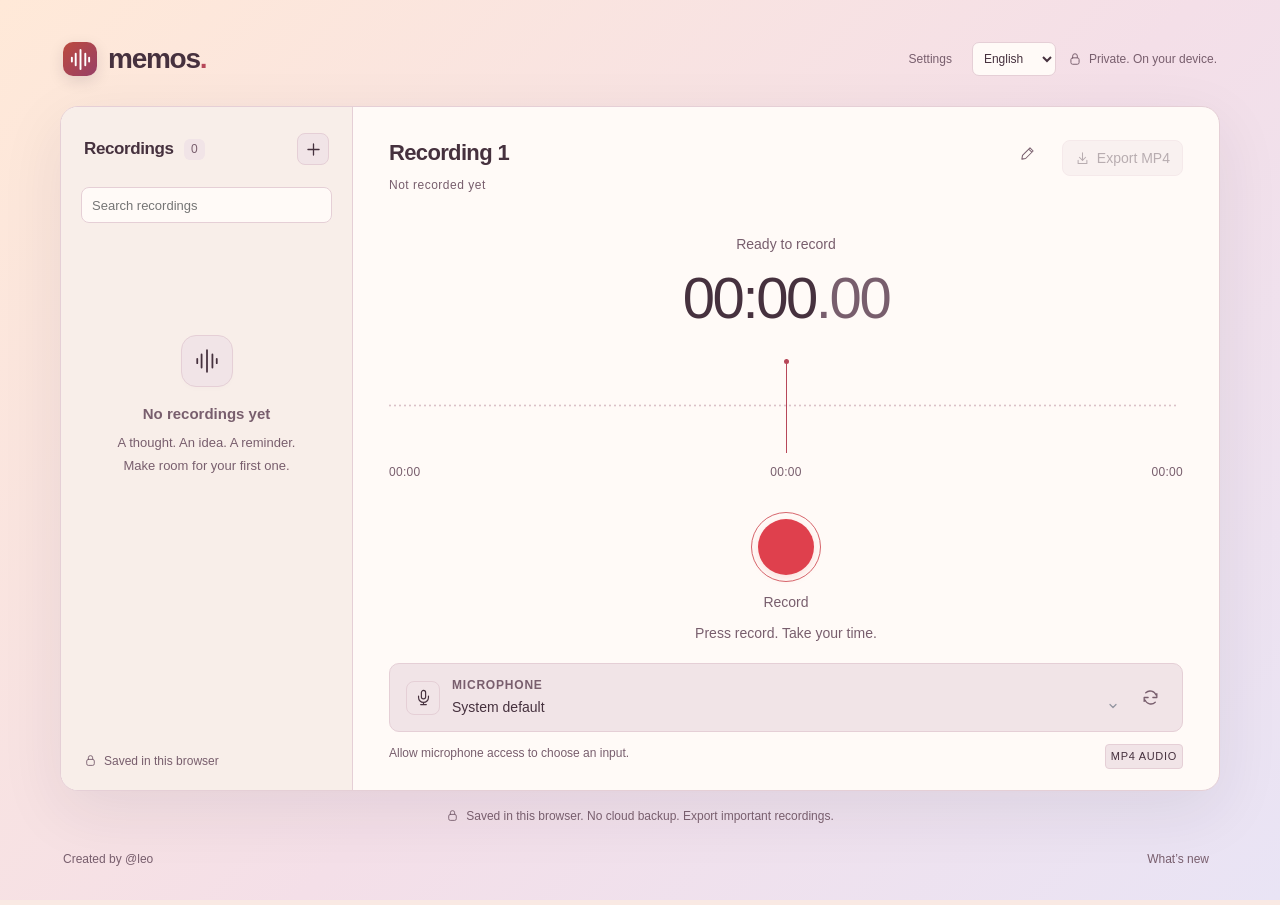
<file: index.html>
<!doctype html>
<html lang="en">
<head>
  <meta charset="utf-8">
  <meta name="viewport" content="width=device-width, initial-scale=1">
  <meta name="theme-color" content="#f7f7f8">
  <title>Memos</title>
  <meta name="application-name" content="Memos">
  <meta name="apple-mobile-web-app-title" content="Memos">
  <meta property="og:site_name" content="Memos">
  <meta property="og:title" content="Memos">
  <meta name="twitter:title" content="Memos">
  <meta name="description" content="A simple space to record. Choose your microphone, capture a thought, and export it as MP4. Recordings stay on your device.">
  <link rel="manifest" href="./manifest.webmanifest">
  <link rel="apple-touch-icon" href="./assets/icon-192.png">
  <link rel="icon" type="image/svg+xml" href="./assets/memos.svg">
  <link rel="stylesheet" href="./app/styles.css?v=memos-20261014-diary">
  <script src="./vendor/ffmpeg/ffmpeg.js" defer></script>
  <script src="./app/main.js?v=memos-20261014-diary" type="module"></script>
</head>
<body>
<svg class="icon-definitions" xmlns="http://www.w3.org/2000/svg" aria-hidden="true"><defs>
  <symbol id="i-wave" viewBox="0 0 24 24"><path d="M3 10v4m4-8v12m5-16v20m5-16v12m4-8v4"/></symbol>
  <symbol id="i-plus" viewBox="0 0 24 24"><path d="M12 5v14M5 12h14"/></symbol>
  <symbol id="i-mic" viewBox="0 0 24 24"><rect x="9" y="2" width="6" height="12" rx="3"/><path d="M5 10v2a7 7 0 0 0 14 0v-2M12 19v3m-4 0h8"/></symbol>
  <symbol id="i-download" viewBox="0 0 24 24"><path d="M12 3v12m-5-5 5 5 5-5M5 15v5h14v-5"/></symbol>
  <symbol id="i-lock" viewBox="0 0 24 24"><rect x="5" y="10" width="14" height="11" rx="3"/><path d="M8 10V7a4 4 0 0 1 8 0v3"/></symbol>
  <symbol id="i-refresh" viewBox="0 0 24 24"><path d="M20 7v5h-5M4 17v-5h5M6 6a8 8 0 0 1 13 3M18 18A8 8 0 0 1 5 15"/></symbol>
  <symbol id="i-trash" viewBox="0 0 24 24"><path d="M3 6h18M9 6V3h6v3M5 6l1 15h12l1-15M10 10v7m4-7v7"/></symbol>
  <symbol id="i-play" viewBox="0 0 24 24"><path d="m9 5 11 7-11 7Z" fill="currentColor" stroke="none"/></symbol>
  <symbol id="i-pause" viewBox="0 0 24 24"><path d="M8 5v14m8-14v14" stroke-width="4"/></symbol>
  <symbol id="i-pencil" viewBox="0 0 24 24"><path d="m16 3 5 5-12 12-6 1 1-6ZM14 5l5 5"/></symbol>
  <symbol id="i-chevron" viewBox="0 0 24 24"><path d="m8 10 4 4 4-4"/></symbol>
</defs></svg>
<div class="page">
  <header class="masthead">
    <a class="brand" href="./" aria-label="Memos home"><span class="brand-icon"><svg><use href="#i-wave"/></svg></span>memos<span class="brand-period">.</span></a>
    <div class="header-tools"><button id="settings-open" class="text-button" aria-haspopup="dialog">Settings</button><select id="language" aria-label="Language"><option value="en">English</option><option value="zh-CN">简体中文</option></select><span class="local-note"><svg><use href="#i-lock"/></svg>Private. On your device.</span></div>
  </header>
  <main class="app" aria-label="Voice recorder">
    <aside class="sidebar">
      <div class="sidebar-header"><h1>Recordings <span id="count">0</span></h1><button id="new" class="icon-button new-button" aria-label="New recording" title="New recording"><svg><use href="#i-plus"/></svg></button></div>
      <input id="search" class="search" type="search" placeholder="Search recordings" aria-label="Search recordings" autocomplete="off"><p id="no-results" class="no-results" hidden>No matching recordings</p>
      <div id="recording-list" class="recording-list" aria-label="Saved recordings"></div>
      <div id="empty" class="empty-list"><span class="empty-icon"><svg><use href="#i-wave"/></svg></span><h2>No recordings yet</h2><p>A thought. An idea. A reminder.<br>Make room for your first one.</p></div>
      <div class="sidebar-footer"><svg><use href="#i-lock"/></svg><span>Saved in this browser</span></div>
    </aside>
    <section class="workspace">
      <div class="workspace-header">
        <div class="recording-heading"><div class="title-row"><input id="title" aria-label="Recording name" value="Recording 1" maxlength="100" autocomplete="off" spellcheck="false"><button id="rename" class="icon-button" aria-label="Rename recording" title="Rename recording"><svg><use href="#i-pencil"/></svg></button></div><p id="metadata">Not recorded yet</p></div>
        <button id="export" class="export-button" disabled><svg><use href="#i-download"/></svg><span>Export MP4</span></button>
      </div>
      <div id="undo-bar" class="undo-bar" role="status" hidden><span>Recording deleted</span><button id="undo-delete" class="text-button">Undo</button></div>
      <div id="notice" class="notice" role="status" aria-live="polite" hidden></div>
      <div id="processing" class="processing" hidden>
        <div class="processing-copy"><span id="processing-label" role="status" aria-live="polite">Preparing audio…</span><progress id="processing-progress" max="100" aria-label="Audio processing progress"></progress></div>
        <button id="cancel-process" class="text-button">Cancel</button>
      </div>
      <div class="recorder">
        <div id="state-label" class="state-label">Ready to record</div>
        <div id="time" class="time" aria-label="Recording duration">00:00<span>.00</span></div>
        <div class="waveform-area">
          <canvas id="waveform" aria-label="Audio waveform" role="img"></canvas>
          <div class="playhead" aria-hidden="true"></div>
          <div id="trim-selection" class="trim-selection" hidden aria-hidden="true"></div>
          <div id="trim-handles" class="trim-handles" hidden>
            <input id="trim-start" type="range" min="0" max="1" step="0.01" value="0" aria-label="Trim start">
            <input id="trim-end" type="range" min="0" max="1" step="0.01" value="1" aria-label="Trim end">
          </div>
          <input id="seek" type="range" min="0" max="1" step="0.01" value="0" aria-label="Playback position" hidden>
          <div class="waveform-ticks" aria-hidden="true"><span id="tick-start">00:00</span><span id="tick-middle">00:00</span><span id="tick-end">00:00</span></div>
        </div>
        <div id="trim-panel" class="trim-panel" hidden>
          <div class="trim-times"><span>Start <output id="trim-start-label">00:00.00</output></span><span id="trim-length"></span><span>End <output id="trim-end-label">00:00.00</output></span></div>
          <div class="trim-actions"><span>Drag the handles · original kept</span><button id="trim-reset" class="text-button">Reset</button><button id="trim-cancel" class="text-button">Cancel</button><button id="trim-apply" class="small-button">Apply trim</button></div>
        </div>
        <div class="transport">
          <button id="pause" class="round-button secondary" aria-label="Pause recording" hidden><svg><use href="#i-pause"/></svg></button>
          <button id="back" class="round-button skip" aria-label="Back 10 seconds" hidden><span>↶</span><small>10</small></button>
          <div class="primary-control"><button id="record" class="record-button" aria-label="Start recording"><span></span></button><button id="play" class="play-button" aria-label="Play recording" hidden><svg><use href="#i-play"/></svg></button><span id="control-label">Record</span></div>
          <button id="forward" class="round-button skip" aria-label="Forward 10 seconds" hidden><span>↷</span><small>10</small></button>
          <button id="delete" class="round-button secondary delete-button" aria-label="Delete recording" hidden><svg><use href="#i-trash"/></svg></button>
        </div>
        <div id="clip-actions" class="clip-actions" hidden><button id="quick-new" class="text-button"><svg><use href="#i-plus"/></svg>New recording</button><span aria-hidden="true">·</span><button id="trim-toggle" class="text-button" aria-expanded="false" aria-controls="trim-panel">Trim</button></div>
        <p id="recorder-hint" class="recorder-hint">Press record. Take your time.</p>
      </div>
      <div id="playback-options" class="playback-options" hidden><label for="speed">Speed</label><select id="speed" aria-label="Playback speed"><option value="0.75">0.75×</option><option value="1" selected>1×</option><option value="1.5">1.5×</option><option value="2">2×</option></select><button id="share" class="text-button" hidden>Prepare to share</button></div>
      <details id="adjustments" class="audio-adjustments" hidden><summary>Audio adjustments <span id="adjustments-status"></span></summary>
        <label class="enhance-label"><input id="enhance" type="checkbox">Even out volume</label>
      <div class="effects-row">
        <label for="effect"><span aria-hidden="true">✦</span> Voice effect</label>
        <select id="effect" aria-describedby="effect-hint" disabled>
          <option value="none">Original</option>
          <option value="tune">Gentle pitch correction</option>
          <option value="deep">Deep voice</option>
          <option value="echo">Soft echo</option>
        </select>
        <span id="effect-hint">Try after recording</span>
      </div>
      <p class="adjustments-note">Pitch correction works best on a single sung voice. Preview before exporting.</p></details>
      <div class="input-panel">
        <div class="microphone-icon"><svg><use href="#i-mic"/></svg></div>
        <div class="microphone-field"><label for="microphone">MICROPHONE</label><div class="select-wrap"><select id="microphone" aria-describedby="mic-hint"><option value="">System default</option><option value="__enable">Choose a microphone…</option></select><svg><use href="#i-chevron"/></svg></div></div>
        <button id="refresh" class="icon-button" title="Refresh microphones" aria-label="Refresh microphones"><svg><use href="#i-refresh"/></svg></button>
      </div>
      <div id="save-status" class="save-status" role="status" aria-live="polite" hidden></div>
      <div class="workspace-footer"><span id="mic-hint">Allow microphone access to choose an input.</span><span class="format-badge">MP4 AUDIO</span></div>
    </section>
  </main>
  <p class="storage-note"><svg><use href="#i-lock"/></svg><span>Saved in this browser. No cloud backup. Export important recordings.</span></p>

  <footer class="product-footer"><a href="https://leolune.com" target="_blank" rel="noopener noreferrer">Created by @leo</a><button id="whats-new-open" class="text-button" aria-haspopup="dialog" aria-controls="whats-new-dialog">What’s new</button></footer>
</div>
<dialog id="delete-dialog" aria-labelledby="delete-heading"><form method="dialog"><div class="dialog-icon"><svg><use href="#i-trash"/></svg></div><h2 id="delete-heading">Delete this recording?</h2><p id="delete-message">This recording will be removed from this browser.</p><div class="dialog-actions"><button value="cancel">Keep recording</button><button value="delete" class="danger">Delete</button></div></form></dialog>
<dialog id="settings-dialog" aria-labelledby="settings-heading"><div class="settings-heading"><h2 id="settings-heading">Settings</h2><button id="settings-close" class="text-button">Done</button></div>
  <fieldset id="appearance" class="theme-picker"><legend>Appearance</legend><div class="theme-grid"><label class="theme-choice"><input type="radio" name="appearance" value="peach"><span class="theme-swatch swatch-peach" aria-hidden="true"></span><span class="theme-name">Peach</span><small>Light</small></label><label class="theme-choice"><input type="radio" name="appearance" value="sea"><span class="theme-swatch swatch-sea" aria-hidden="true"></span><span class="theme-name">Sea Glass</span><small>Light</small></label><label class="theme-choice"><input type="radio" name="appearance" value="twilight"><span class="theme-swatch swatch-twilight" aria-hidden="true"></span><span class="theme-name">Twilight</span><small>Dark</small></label><label class="theme-choice"><input type="radio" name="appearance" value="aurora"><span class="theme-swatch swatch-aurora" aria-hidden="true"></span><span class="theme-name">Aurora</span><small>Dark</small></label></div></fieldset>
  <section class="settings-section"><h3>Library backup</h3><p>Save your original recordings and edits in one file.</p><details class="help-details"><summary>Backup details</summary><p>Backups include original audio, names, and edits. Keep the file somewhere safe. Restore adds missing recordings without replacing existing ones. Maximum file size: 512 MB.</p></details><div class="settings-buttons"><button id="backup" class="small-button">Back up all</button><button id="restore" class="text-button">Restore backup</button><input id="restore-file" type="file" accept=".memos" hidden></div><p id="storage-usage" role="status"></p></section>
  <section class="settings-section"><h3>Recently deleted</h3><p>Recordings can be restored for 30 days.</p><div id="deleted-list"></div></section>
  <section class="settings-section"><h3>Offline & home screen</h3><p id="offline-status" role="status">Preparing offline access…</p><button id="offline-download" class="small-button" disabled>Download offline exporter</button><button id="offline-cancel" class="text-button" hidden>Cancel</button><button id="install" class="text-button" hidden>Install Memos</button><details class="help-details"><summary>Installation & recording tips</summary><p>To add Memos to your home screen, use your browser’s Install option, or Share → Add to Home Screen on iPhone. Keep the app open while recording; phone interruptions can stop capture.</p></details></section>
</dialog>
<dialog id="whats-new-dialog" aria-labelledby="whats-new-heading"><div class="settings-heading"><h2 id="whats-new-heading">What’s new</h2><form method="dialog"><button class="text-button">Done</button></form></div><p class="diary-intro">A small diary of the things that make Memos better.</p><div class="release-diary"><article><time datetime="2026-10-14">October 14, 2026</time><h3>More room to tap</h3><p>Secondary mobile buttons now have larger tap targets, with a roomier playback row on small screens.</p></article><article><time datetime="2026-10-14">October 14, 2026</time><h3>Four colours for your day</h3><p>Peach and Sea Glass bring a softer light appearance. Twilight and Aurora add colour after dark.</p></article><article><time datetime="2026-09-29">September 29, 2026</time><h3>A more useful little recorder</h3><p>English and Simplified Chinese, search, playback speed, volume enhancement, undo and Recently deleted, library backups, MP4 sharing, and offline support.</p></article><article><time datetime="2026-09-22">September 22, 2026</time><h3>The first chapter</h3><p>Memos arrived with microphone selection, recording, reversible trimming, optional voice effects, and local MP4 export.</p></article></div></dialog>
<audio id="audio" preload="metadata"></audio>
</body>
</html>
</file>
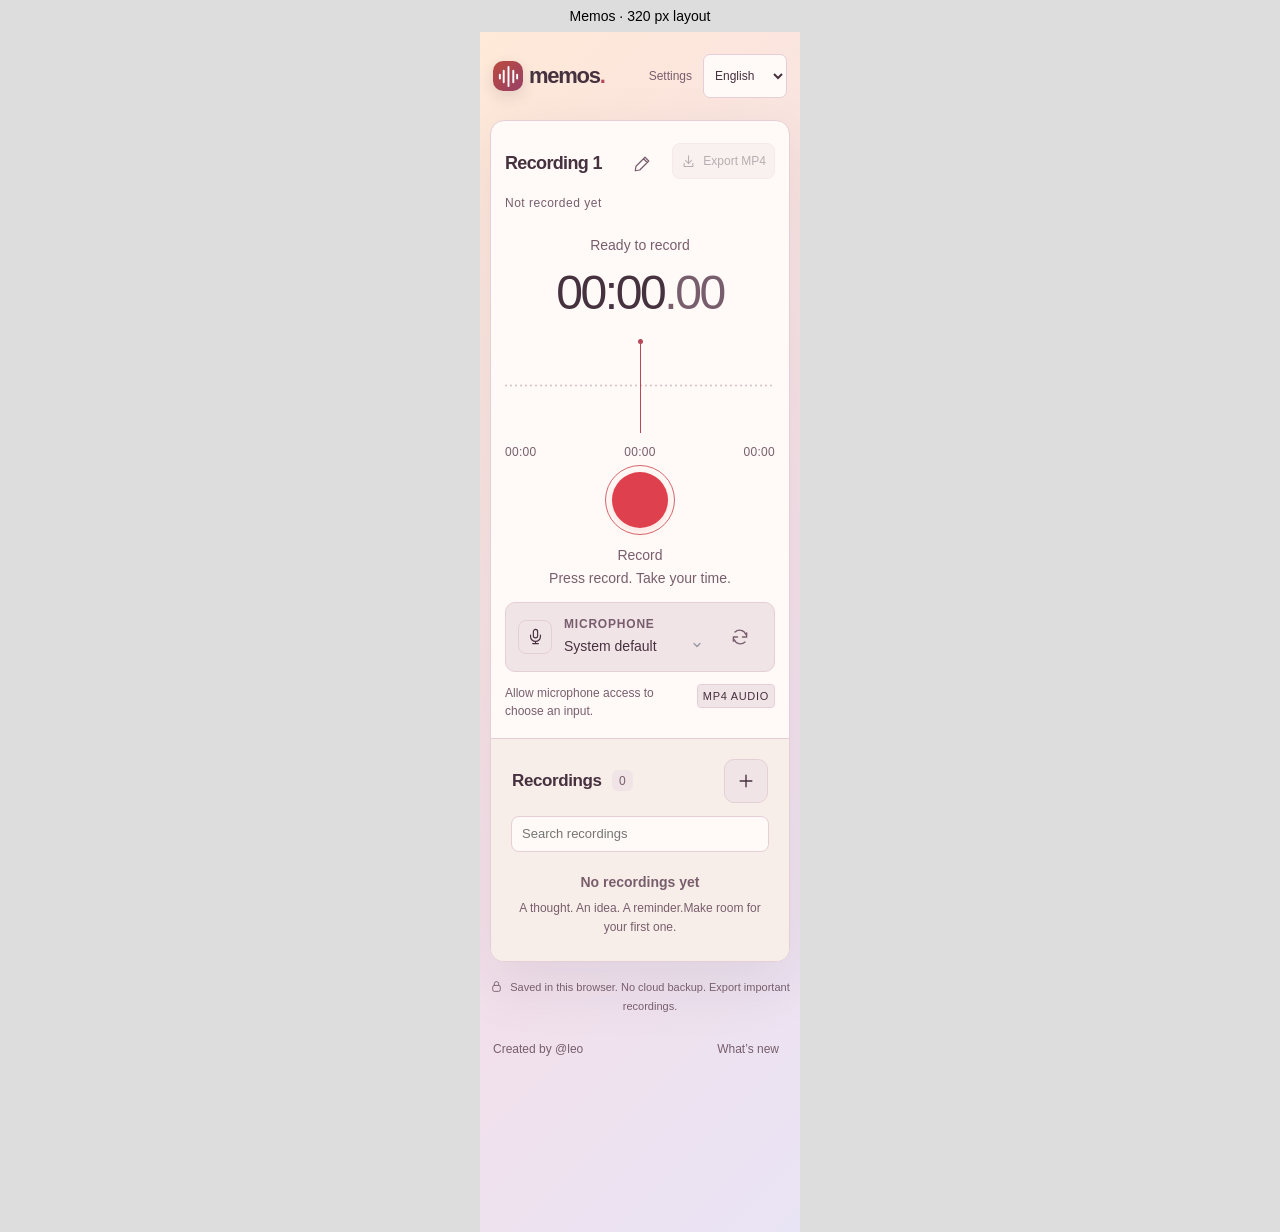
<file: tests/responsive.html>
<!doctype html><html lang="en"><meta charset="utf-8"><title>Memos responsive checks</title><style>body{margin:0;background:#ddd;font:14px sans-serif}iframe{border:0;height:1200px;display:block;margin:auto}header{padding:8px;text-align:center}</style><header>Memos · 320 px layout</header><iframe title="Memos phone layout" src="../index.html" width="320"></iframe></html>
</file>
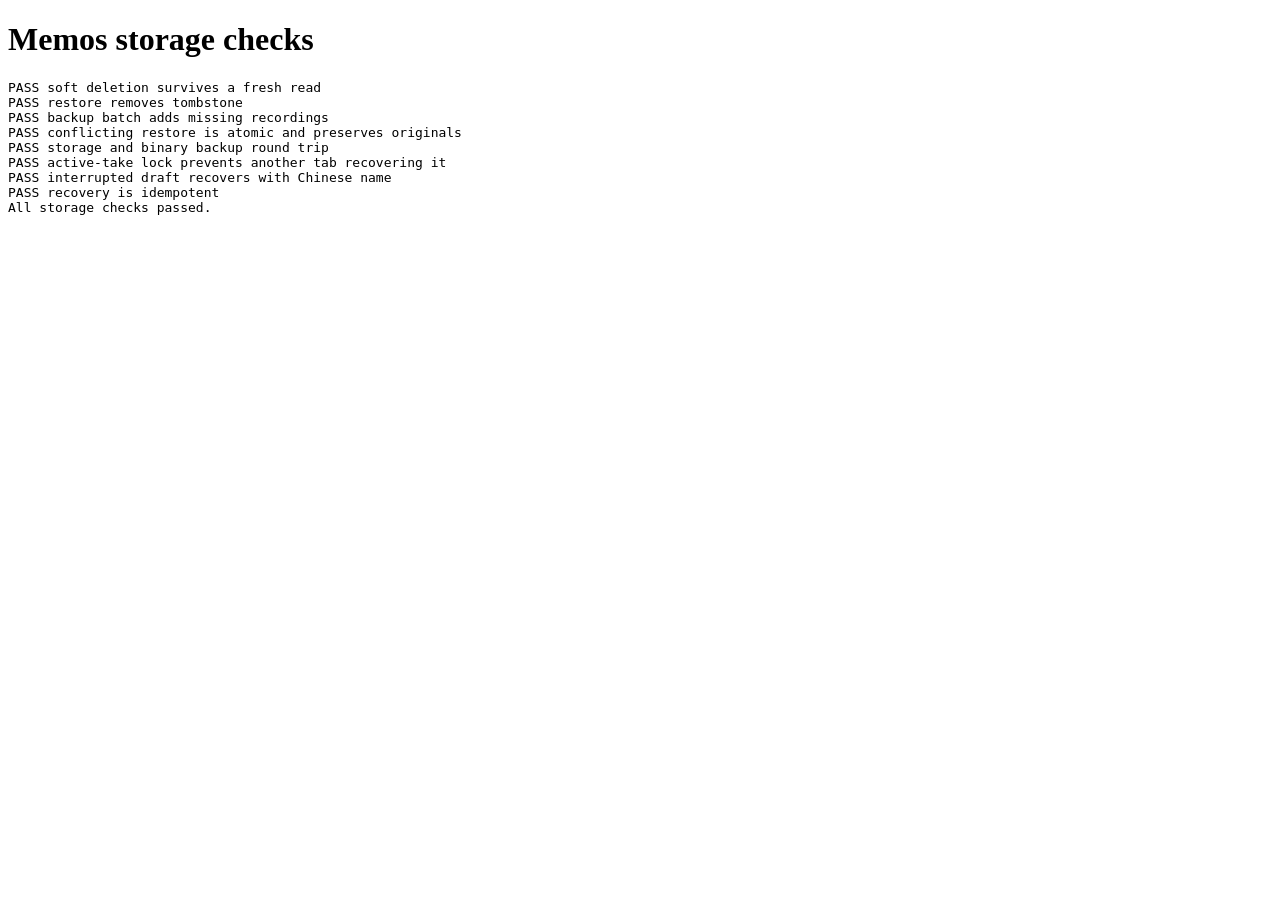
<file: tests/storage.html>
<!doctype html><html lang="en"><meta charset="utf-8"><title>Memos storage checks</title><body><h1>Memos storage checks</h1><pre id="result">Running…</pre><script type="module">
const out=document.getElementById('result'),lines=[];function assert(ok,msg){if(!ok)throw new Error(msg);lines.push('PASS '+msg);out.textContent=lines.join('\n');}
// A unique test database prevents interference with real or other QA recordings.
const suffix='-test-'+crypto.randomUUID(),nativeOpen=indexedDB.open.bind(indexedDB);indexedDB.open=(name,version)=>nativeOpen(name+suffix,version);
const {RecordingStore,holdTake}=await import('../app/storage.js');
const {createBackup,readBackup}=await import('../app/library.js');
const store=new RecordingStore();try{
 await store.open();const clip={id:'a',title:'测试录音',created:Date.now(),duration:1,effect:'none',enhance:false,peaks:[],blob:new Blob(['fixture'],{type:'audio/webm'})};await store.save(clip);
 await store.save({...clip,deletedAt:Date.now()});assert((await store.get('a')).deletedAt>0,'soft deletion survives a fresh read');
 await store.save(clip);assert(!(await store.get('a')).deletedAt,'restore removes tombstone');
 await store.restoreMany([{...clip,id:'b'},{...clip,id:'c'}]);assert((await store.list()).length===3,'backup batch adds missing recordings');
 let rejected=false;try{await store.restoreMany([{...clip,id:'d'},{...clip,id:'a'}]);}catch{rejected=true;}
 assert(rejected&&!(await store.get('d'))&&(await store.get('a')).title===clip.title,'conflicting restore is atomic and preserves originals');
 const restored=await readBackup(createBackup(await store.list()));assert(restored.length===3&&restored[0].title===clip.title,'storage and binary backup round trip');
 const draft={id:'take',title:'录音 4',language:'zh-CN',created:Date.now(),duration:1,mime:'audio/webm',peaks:[]};
 const release=await holdTake(draft.id);await store.appendDraft(draft,new Blob(['audio'],{type:draft.mime}),0);
 assert((await store.recover()).length===0,'active-take lock prevents another tab recovering it');release();await new Promise(r=>setTimeout(r,20));
 const recovered=await store.recover();assert(recovered.length===1&&recovered[0].title==='录音 4（已恢复）','interrupted draft recovers with Chinese name');assert((await store.recover()).length===0,'recovery is idempotent');
 out.dataset.status='passed';out.textContent+='\nAll storage checks passed.';
}catch(error){out.dataset.status='failed';out.textContent+='\nFAIL '+error.stack;}finally{store.db?.close();store.recovery?.close();indexedDB.deleteDatabase('memos-voice-recorder'+suffix);indexedDB.deleteDatabase('memos-voice-recorder-recovery'+suffix);}
</script></body></html>
</file>
<file: app/styles.css>
:root{font-family:-apple-system,BlinkMacSystemFont,"Segoe UI",sans-serif;color:#25262a;background:#f7f7f8;font-synthesis:none;--red:#ed4447;--muted:#81838c;--border:#e9e9ed}*{box-sizing:border-box}body{margin:0}button,input,select{font:inherit}button,a,input,select{-webkit-tap-highlight-color:transparent}button{cursor:pointer}button:disabled{cursor:default;opacity:.38}button{transition:background .16s,transform .16s,opacity .16s}button:active:not(:disabled){transform:scale(.96)}button:focus-visible,a:focus-visible,select:focus-visible,input:focus-visible{outline:3px solid #ed444760;outline-offset:4px}svg{width:24px;height:24px;fill:none;stroke:currentColor;stroke-width:1.65;stroke-linecap:round;stroke-linejoin:round;flex-shrink:0}.icon-definitions{position:absolute;width:0;height:0;overflow:hidden}[hidden]{display:none!important}.page{max-width:1224px;margin:0 auto;padding:42px 32px 24px}.masthead{display:flex;justify-content:space-between;align-items:center;margin:0 0 30px;padding:0 3px}.brand{display:flex;align-items:center;color:#25262a;text-decoration:none;font-size:28px;font-weight:720;letter-spacing:-1.25px}.brand-icon{background:var(--red);width:34px;height:34px;display:grid;place-items:center;color:white;border-radius:10px;margin-right:11px}.brand-icon svg{width:23px;height:23px;stroke-width:2}.brand-period{color:var(--red)}.local-note{display:flex;align-items:center;gap:7px;font-size:13px;color:#747680}.local-note svg{width:14px;height:14px}.app{display:flex;background:white;min-height:680px;border:1px solid #e2e2e7;border-radius:18px;box-shadow:0 10px 40px #1c203008,0 2px 6px #1c203003;overflow:hidden}.sidebar{width:292px;flex-shrink:0;background:#fafafb;border-right:1px solid var(--border);display:flex;flex-direction:column}.sidebar-header{padding:26px 23px 22px;display:flex;align-items:center;justify-content:space-between;gap:10px}.sidebar-header h1{font-size:17px;font-weight:650;letter-spacing:-.4px;margin:0;display:flex;align-items:center;gap:10px}.sidebar-header h1 span{font-size:12px;color:#888a94;min-width:21px;height:21px;border-radius:6px;display:grid;place-items:center;background:#ededef;font-weight:500}.icon-button{width:32px;height:32px;border:0;border-radius:8px;background:transparent;display:grid;place-items:center;color:#797c85}.icon-button svg{width:19px;height:19px}.icon-button:hover:not(:disabled){background:#eeeeF1}.new-button{color:var(--red);background:#fff;border:1px solid #e7e7eb}.empty-list{text-align:center;padding:100px 18px 30px;color:var(--muted)}.empty-icon{display:grid;place-items:center;width:52px;height:52px;margin:0 auto 18px;border:1px solid #e3e3e8;background:linear-gradient(180deg,#fff,#f2f2f5);border-radius:15px;color:#9698a2;box-shadow:0 3px 5px #1c203003}.empty-icon svg{width:26px;height:26px}.empty-list h2{font-size:15px;font-weight:600;color:#575a65;margin:0 0 9px}.empty-list p{font-size:13px;line-height:1.8;margin:0}.recording-list{padding:0 11px;max-height:530px;overflow-y:auto}.recording-list:empty{display:none}.recording-item{width:100%;border:1px solid transparent;background:transparent;border-radius:10px;text-align:left;padding:16px 15px;margin-bottom:5px;display:flex;flex-direction:column;gap:8px}.recording-item:hover{background:#f0f0f3}.recording-item.selected{background:#fff;border-color:#e6e6eb;box-shadow:0 2px 5px #191c2405}.recording-item strong{font-size:15px;font-weight:600;max-width:100%;overflow:hidden;text-overflow:ellipsis;white-space:nowrap;color:#303239}.recording-item.selected strong{color:#dc363c}.recording-meta{display:flex;justify-content:space-between;color:#858791;font-size:12px;font-variant-numeric:tabular-nums}.sidebar-footer{margin-top:auto;padding:22px 23px;display:flex;align-items:center;gap:7px;color:#90929b;font-size:12px}.sidebar-footer svg{width:13px;height:13px}.workspace{position:relative;flex:1;min-width:0;padding:32px 36px 21px;display:flex;flex-direction:column}.workspace-header{display:flex;align-items:flex-start;justify-content:space-between;gap:20px}.recording-heading{min-width:0;flex:1}.recording-heading input{width:100%;font-size:22px;font-weight:640;letter-spacing:-.65px;border:0;background:transparent;padding:0;color:#292b30;line-height:1.3;text-overflow:ellipsis;border-radius:3px}.recording-heading input:disabled{opacity:1;-webkit-text-fill-color:#292b30}.recording-heading p{margin:10px 0 0;font-size:10px;font-weight:600;letter-spacing:1.4px;color:#9496a0}.export-button{display:flex;align-items:center;justify-content:center;gap:7px;background:#f6f6f8;border:1px solid #e9e9ee;border-radius:8px;padding:9px 12px;font-size:13px;color:#3c3f48;white-space:nowrap;margin-top:1px;min-height:36px}.export-button svg{width:15px;height:15px}.export-button:hover:not(:disabled){background:#eeeeF2}.recorder{padding-top:64px;flex:1;display:flex;flex-direction:column;align-items:center}.state-label{font-size:13px;color:#92949d;line-height:20px;display:flex;gap:8px;align-items:center}.state-label.active{color:var(--red)}.state-label.active:before{content:"";width:6px;height:6px;border-radius:50%;background:var(--red);animation:pulse 1.5s infinite}.time{font-size:58px;letter-spacing:-2.4px;font-weight:350;font-variant-numeric:tabular-nums;line-height:1.2;margin-top:9px;color:#292b31}.time span{color:#a7a9b1}.waveform-area{width:100%;height:120px;position:relative;margin-top:26px}.waveform-area canvas{width:100%;height:95px;display:block}.playhead{position:absolute;left:50%;top:1px;height:94px;width:1px;background:var(--red)}.playhead:before{content:"";position:absolute;top:0;left:-2px;width:5px;height:5px;background:var(--red);border-radius:50%}.waveform-ticks{display:flex;justify-content:space-between;font-size:10px;letter-spacing:.3px;color:#a2a4ad;font-variant-numeric:tabular-nums;margin-top:12px}.waveform-area input{position:absolute;left:0;top:0;width:100%;height:95px;margin:0;opacity:0;cursor:pointer}.waveform-area:focus-within{outline:2px solid #ed444770;outline-offset:4px;border-radius:5px}.transport{position:relative;display:flex;align-items:flex-start;justify-content:center;gap:28px;margin-top:34px;min-height:107px}.primary-control{display:flex;flex-direction:column;align-items:center;gap:12px}.primary-control>span{font-size:13px;font-weight:500;color:#747783}.record-button{width:70px;height:70px;border-radius:50%;background:white;border:1.5px solid #ed444752;padding:5px;display:grid;place-items:center}.record-button>span{display:block;width:56px;height:56px;border-radius:50%;background:var(--red);box-shadow:0 3px 8px #ed444725;transition:all .2s}.record-button:hover:not(:disabled)>span{background:#e03136}.record-button.recording>span{width:25px;height:25px;border-radius:6px;box-shadow:none}.play-button{width:70px;height:70px;border:0;border-radius:50%;background:#292b31;color:white;display:grid;place-items:center}.play-button svg{width:28px;height:28px}.round-button{width:42px;height:42px;border-radius:50%;border:0;background:#f5f5f7;color:#676a76;display:grid;place-items:center;margin-top:14px}.round-button:hover{background:#eeeef2}.round-button svg{width:18px;height:18px}.secondary{position:absolute;right:calc(100% + 27px)}.delete-button{left:calc(100% + 27px);right:auto;background:transparent;color:#9699a3}.skip{position:relative;background:transparent}.skip span{font-size:35px;line-height:40px}.skip small{position:absolute;font-size:10px;top:20px;font-weight:600}.recorder-hint{margin:10px 0 30px;color:#92949e;font-size:13px;min-height:16px;text-align:center}.input-panel{display:flex;align-items:center;gap:12px;padding:14px 16px;background:#f8f8fa;border:1px solid #ebebef;border-radius:10px}.microphone-icon{display:grid;place-items:center;flex-shrink:0;width:34px;height:34px;background:white;border:1px solid #e9e9ee;border-radius:8px;color:#717481}.microphone-icon svg{width:17px;height:17px}.microphone-field{flex:1;min-width:0}.microphone-field label{display:block;font-size:10px;letter-spacing:1.3px;font-weight:600;color:#9799a3;margin-bottom:4px}.select-wrap{position:relative;max-width:100%}.select-wrap select{appearance:none;width:100%;padding:0 24px 0 0;font-size:14px;color:#454852;background:transparent;border:0;cursor:pointer;min-height:21px;text-overflow:ellipsis}.select-wrap select:disabled{cursor:default}.select-wrap>svg{position:absolute;right:0;top:1px;width:18px;height:18px;pointer-events:none;color:#9395a0}.workspace-footer{display:flex;justify-content:space-between;gap:12px;align-items:center;font-size:11px;line-height:1.5;color:#a0a2ac;margin-top:12px}.format-badge{font-size:9px;letter-spacing:.7px;white-space:nowrap;padding:3px 5px;background:#f7f7f9;border:1px solid #ececf0;border-radius:4px;color:#8c8f9a}.page-footer{display:flex;justify-content:space-between;color:#a1a3ac;font-size:12px;padding:22px 3px}.page-footer>span:last-child{letter-spacing:.5px}.notice{font-size:13px;line-height:1.5;border:1px solid #f2d8d8;color:#a53b40;background:#fff6f6;padding:10px 13px;border-radius:8px;margin-top:20px}.notice.success{border-color:#dfe8e0;background:#f5f9f5;color:#4e7054}dialog{border:1px solid #e6e6ea;border-radius:18px;padding:30px;max-width:390px;width:calc(100% - 36px);color:#30323a;box-shadow:0 20px 100px #17182125}dialog::backdrop{background:#20232b50;backdrop-filter:blur(3px)}dialog h2{font-size:21px;letter-spacing:-.5px}dialog p{font-size:14px;line-height:1.6;color:#7c7f8c}.dialog-icon{color:var(--red)}.dialog-actions{display:flex;gap:10px;justify-content:flex-end;margin-top:24px}.dialog-actions button{border:0;background:#f1f1f5;color:#5f6370;padding:11px 14px;border-radius:8px;font-size:14px}.dialog-actions button.danger{background:var(--red);color:#fff}@keyframes pulse{50%{opacity:.35}}@media(min-width:1450px){.page{padding-top:70px}.app{min-height:710px}.recorder{padding-top:75px}}@media(max-width:950px){.page{padding:28px 24px}.sidebar{width:238px}.workspace{padding:28px 26px 20px}.time{font-size:52px}.recording-heading input{font-size:20px}.workspace-header{gap:10px}.export-button{padding:9px}.export-button span{font-size:12px}}@media(max-width:720px){.page{padding:22px 16px}.masthead{margin-bottom:22px}.brand{font-size:26px}.local-note{font-size:11px;gap:5px}.app{flex-direction:column;min-height:0;border-radius:14px}.workspace{order:0;padding:24px 22px 18px}.sidebar{order:1;width:100%;border:0;border-top:1px solid var(--border);max-height:350px}.sidebar-header{padding:20px 21px 13px}.empty-list{padding:14px 20px 24px}.empty-list .empty-icon{display:none}.empty-list h2{font-size:14px}.empty-list p{font-size:12px;line-height:1.6}.empty-list p br{display:none}.sidebar-footer{display:none}.recording-list{padding:0 10px 10px}.recorder{padding-top:40px}.time{font-size:53px}.waveform-area{margin-top:22px;height:107px}.transport{margin-top:25px}.recorder-hint{margin-bottom:25px}.workspace-footer{font-size:10px}.page-footer{font-size:10px;padding-top:18px;gap:20px}.recording-heading input{font-size:19px}.recording-heading p{font-size:9px;letter-spacing:1px}.export-button{font-size:12px;padding:8px}.delete-button{left:calc(100% + 8px)}.transport{gap:14px}.input-panel{padding:12px}.microphone-field label{font-size:9px}.select-wrap select{font-size:13px}.recording-item{padding:13px 12px}}@media(prefers-reduced-motion:reduce){*,*:before{animation:none!important;transition:none!important}}@media(min-width:721px) and (max-height:800px){.page{padding-top:25px}.masthead{margin-bottom:23px}.app{min-height:610px}.recorder{padding-top:35px}}

/* Keep control labels readable on compact screens. */
.recording-heading p{font-size:12px;letter-spacing:.5px;font-weight:400}.microphone-field label{font-size:12px;letter-spacing:.8px}.waveform-ticks,.workspace-footer{font-size:12px}.format-badge{font-size:11px}.select-wrap select{font-size:14px}.export-button,.export-button span{font-size:14px}.recorder-hint,.state-label,.primary-control>span{font-size:14px}.local-note{font-size:12px}

/* A small, optional treatment for playback and export. */
.effects-row{display:flex;align-items:center;gap:9px;flex-wrap:wrap;margin:0 0 12px;font-size:12px;color:#858791;min-height:30px}.effects-row label{display:flex;gap:6px;align-items:center;white-space:nowrap;color:#737681}.effects-row label span{color:var(--red);font-size:16px}.effects-row select{max-width:145px;min-height:32px;border:1px solid #e9e9ee;border-radius:7px;background:#fafafb;color:#454852;padding:5px 25px 5px 8px;font-size:12px;cursor:pointer}.effects-row select:disabled{cursor:default;opacity:.55}.effects-row>span{margin-left:auto;font-size:11px}.effects-row[data-active="true"] select{border-color:#f0c3c4;background:#fff7f7;color:#be3b40}@media(max-width:480px){.effects-row{gap:7px}.effects-row>span{flex-basis:100%;margin-left:0}.effects-row select{margin-left:auto}}

/* Final usability pass: compact controls, readable secondary text. */
:root{--muted:#696d78}.title-row{display:flex;align-items:center;gap:5px}.title-row input{min-width:0}.title-row .icon-button{width:28px;height:28px;flex-shrink:0;color:#6e727e}.title-row svg{width:15px;height:15px}.recording-heading p,.state-label,.recorder-hint,.waveform-ticks,.microphone-field label,.workspace-footer,.effects-row,.effects-row label,.local-note,.recording-meta,.sidebar-footer{color:#6d717d}.format-badge{color:#646977}.time span{color:#797e89}.empty-list p{color:#727581}.storage-note{display:flex;justify-content:center;align-items:center;gap:7px;text-align:center;font-size:12px;line-height:1.5;color:#666b77;margin:16px 0 0}.storage-note svg{width:13px;height:13px}.text-button{border:0;background:transparent;padding:7px 8px;color:#626873;font-size:12px;border-radius:6px;min-height:32px}.text-button:hover:not(:disabled){background:#f1f1f5}.text-button:disabled{opacity:.45}.clip-actions{display:flex;align-items:center;justify-content:center;gap:6px;margin-top:0;color:#c2c5cc}.clip-actions .text-button{display:flex;align-items:center;gap:5px}.clip-actions svg{width:13px;height:13px}.recorder-hint{margin-top:6px;margin-bottom:22px}.clip-actions:not([hidden])+.recorder-hint{margin-bottom:16px;font-size:12px}.save-status{font-size:12px;color:#55705b;text-align:center;margin-top:10px}.save-status.warning{color:#9b3e42}.processing{display:flex;align-items:center;gap:15px;padding:12px;background:#f8f8fa;border:1px solid #e9e9ee;border-radius:9px;margin-top:16px}.processing-copy{flex:1;display:flex;flex-direction:column;gap:7px;color:#5b606d;font-size:12px}.processing progress{width:100%;height:4px;accent-color:var(--red)}.small-button{border:1px solid #f0c7c8;background:#fff5f5;color:#b83339;border-radius:7px;padding:7px 10px;font-size:12px;min-height:32px}.trim-selection{position:absolute;top:0;height:95px;border-left:2px solid var(--red);border-right:2px solid var(--red);background:#ed444710;pointer-events:none}.trim-handles{position:absolute;left:0;right:0;top:0;height:95px;pointer-events:none}.trim-handles input{appearance:none;-webkit-appearance:none;position:absolute;inset:0;width:100%;height:95px;background:none;pointer-events:none;opacity:1;cursor:ew-resize;margin:0;outline-offset:8px}.trim-handles input::-webkit-slider-runnable-track{background:transparent;height:95px}.trim-handles input::-webkit-slider-thumb{appearance:none;-webkit-appearance:none;width:16px;height:95px;background:#ed4447;border:3px solid white;border-radius:6px;box-shadow:0 0 0 1px #c53137;pointer-events:auto;cursor:ew-resize}.trim-handles input::-moz-range-track{background:transparent}.trim-handles input::-moz-range-thumb{width:11px;height:88px;background:#ed4447;border:3px solid white;border-radius:6px;pointer-events:auto;cursor:ew-resize}.trim-panel{width:100%;font-size:11px;margin:7px 0 0}.trim-times{display:flex;justify-content:space-between;gap:10px;font-variant-numeric:tabular-nums;color:#646976}.trim-times output{font-weight:600;color:#414651;display:block;margin-top:3px}.trim-times>span:last-child{text-align:right}.trim-times>span:nth-child(2){align-self:center}.trim-actions{display:flex;align-items:center;justify-content:flex-end;gap:3px;margin-top:9px;flex-wrap:wrap}.trim-actions>span{margin-right:auto;color:#6b6f7a}.trim-panel:not([hidden])+.transport{margin-top:17px}.waveform-area input:focus-visible{outline:2px solid #b82f36;outline-offset:6px}.recording-item .unsaved{color:#a83c40}.workspace-footer{align-items:flex-start}.recorder{padding-top:42px}@media(max-width:720px){.workspace{padding-top:21px}.recorder{padding-top:25px}.time{font-size:48px}.waveform-area{margin-top:16px}.transport{margin-top:20px;min-height:99px}.recorder-hint{margin-bottom:16px}.storage-note{font-size:11px;align-items:flex-start}.storage-note svg{margin-top:2px;flex-shrink:0}.trim-actions>span{flex-basis:100%;text-align:center;margin:0 0 3px}.effects-row{margin-bottom:9px}.title-row .icon-button{width:25px}.recording-heading input{font-size:18px}.workspace-header{gap:8px}.export-button{font-size:12px}.export-button span{font-size:12px}}@media(max-width:380px){.workspace{padding-left:16px;padding-right:16px}.trim-times{gap:4px}.trim-actions .text-button{padding-left:6px;padding-right:6px}.local-note{font-size:10px}.brand{font-size:24px}}
/* Trim timestamps replace the waveform ticks, leaving room on narrow screens. */
.waveform-area:has(+ .trim-panel:not([hidden])){height:99px}
.waveform-area:has(+ .trim-panel:not([hidden])) .waveform-ticks{display:none}

/* Quiet utility controls and bilingual layouts. */
:root{font-family:-apple-system,BlinkMacSystemFont,"Segoe UI","PingFang SC","Microsoft YaHei",sans-serif;color-scheme:light;--surface:#fff;--panel:#fafafb;--text:#25262a;--subtle:#686d78;--control:#f4f4f7}
.header-tools{display:flex;align-items:center;gap:12px}.header-tools select,.playback-options select,.settings-row select{padding:7px;border:1px solid var(--border);border-radius:7px;background:var(--surface);color:var(--text);font-size:12px;min-height:34px}.search{margin:0 20px 12px;width:calc(100% - 40px);min-height:36px;border:1px solid var(--border);border-radius:8px;background:var(--surface);color:var(--text);padding:8px 10px;font-size:13px}.no-results{font-size:13px;text-align:center;color:var(--subtle);padding:16px}.playback-options{display:flex;align-items:center;flex-wrap:wrap;gap:9px;margin:0 0 12px;font-size:12px;color:var(--subtle)}.enhance-label{display:flex;align-items:center;gap:6px;margin-left:auto;min-height:34px;cursor:pointer}.enhance-label input{accent-color:var(--red);width:16px;height:16px}.undo-bar{display:flex;align-items:center;justify-content:space-between;gap:10px;font-size:13px;background:var(--control);border-radius:8px;padding:4px 12px;margin-top:12px}.settings-heading{display:flex;justify-content:space-between;align-items:center;gap:12px}.settings-heading h2{margin:0}.settings-row{display:flex;align-items:center;justify-content:space-between;gap:16px;margin-top:24px;font-size:14px}.settings-section{border-top:1px solid var(--border);margin-top:20px;padding-top:16px}.settings-section h3{margin:0;font-size:14px}.settings-section p{font-size:12px;margin:8px 0 12px}.settings-buttons{display:flex;gap:8px;flex-wrap:wrap}#settings-dialog{max-width:480px;max-height:85dvh;overflow:auto}#deleted-list{max-height:170px;overflow:auto}.deleted-item{display:flex;align-items:center;justify-content:space-between;gap:10px;font-size:13px}.deleted-item span{overflow:hidden;text-overflow:ellipsis;white-space:nowrap}.deleted-item button{flex-shrink:0}.settings-section button{min-height:38px}.clip-actions{flex-wrap:wrap}html[lang="zh-CN"] .recording-heading input{letter-spacing:0}html[lang="zh-CN"] .microphone-field label{letter-spacing:0}.text-button,button,select{touch-action:manipulation}.settings-section #offline-status{color:var(--subtle)}
html[data-theme="dark"]{color-scheme:dark;--surface:#232428;--panel:#1f2024;--text:#eeeef1;--subtle:#b0b3bd;--control:#303137;--border:#3a3c44;background:#17181b;color:var(--text)}
html[data-theme="dark"] .app,html[data-theme="dark"] dialog{background:var(--surface);border-color:var(--border);color:var(--text)}
html[data-theme="dark"] .sidebar{background:var(--panel)}
html[data-theme="dark"] :is(.brand,.recording-heading input,.time,.recording-item strong,.trim-times output){color:var(--text)}
html[data-theme="dark"] .recording-heading input:disabled{-webkit-text-fill-color:var(--text)}
html[data-theme="dark"] :is(.local-note,.text-button,.recording-heading p,.state-label,.recorder-hint,.recording-meta,.sidebar-footer,.storage-note,.effects-row,.effects-row label,.workspace-footer,.microphone-field label,.waveform-ticks,.trim-times,.trim-actions>span,dialog p,.empty-list h2,.empty-list p,.primary-control>span){color:var(--subtle)}
html[data-theme="dark"] :is(.input-panel,.export-button,.effects-row select,.microphone-icon,.record-button,.round-button,.processing,.format-badge,.new-button,.empty-icon,.dialog-actions button:not(.danger)){background:var(--control);border-color:var(--border);color:var(--text)}
html[data-theme="dark"] .select-wrap select{color:var(--text)}
html[data-theme="dark"] :is(.recording-item.selected,.recording-item:hover,.text-button:hover,.icon-button:hover){background:var(--control);border-color:var(--border)}
html[data-theme="dark"] .recording-item.selected strong{color:#ff8588}html[data-theme="dark"] .play-button{background:#e8e8ed;color:#25262a}html[data-theme="dark"] .notice{background:#3b282c;color:#ffafb3;border-color:#75404a}html[data-theme="dark"] .notice.success{background:#26372e;color:#b1d9bd;border-color:#405f4b}html[data-theme="dark"] .save-status{color:#b1d9bd}html[data-theme="dark"] .save-status.warning{color:#ffafb3}html[data-theme="dark"] .small-button{background:#402a30;color:#ffb4b8;border-color:#71434b}html[data-theme="dark"] .processing-copy{color:var(--subtle)}html[data-theme="dark"] .sidebar-header h1 span{background:var(--control);color:var(--subtle)}
@media(max-width:720px){.header-tools .local-note{display:none}.header-tools{gap:4px}.masthead{gap:10px}.header-tools select{max-width:94px}.header-tools .text-button{padding:7px}.sidebar{max-height:400px}.playback-options{gap:7px}.enhance-label{margin-left:auto}.settings-heading h2{font-size:20px}.workspace-header{flex-wrap:wrap}.workspace-header .recording-heading{min-width:120px}.delete-button{left:calc(100% + 3px)}.transport{gap:12px}.settings-section{margin-top:16px}.search{margin-bottom:8px}.storage-note{line-height:1.7}}@media(max-width:350px){.brand{font-size:22px}.brand-icon{margin-right:6px;width:30px;height:30px}.page{padding-left:10px;padding-right:10px}.workspace{padding-left:14px;padding-right:14px}}

/* Optional audio tools stay out of the recording flow. */
.audio-adjustments{margin:0 0 13px;border-top:1px solid var(--border);padding-top:5px;color:var(--subtle);font-size:12px}.audio-adjustments summary,.help-details summary{cursor:pointer;min-height:36px;padding:10px 0;list-style-position:inside}.audio-adjustments summary:focus-visible,.help-details summary:focus-visible{outline:3px solid #ed444760;outline-offset:3px;border-radius:5px}.audio-adjustments summary span{float:right;font-size:11px;color:var(--red)}.audio-adjustments .enhance-label{margin:3px 0 8px;justify-content:flex-start}.audio-adjustments .effects-row{margin:0;gap:8px}.audio-adjustments .effects-row select{max-width:100%;flex:1;min-width:0}.audio-adjustments .effects-row>span{flex-basis:100%;margin:0}.adjustments-note{font-size:11px;line-height:1.6;color:var(--subtle);margin:7px 0 3px;max-width:46em}.playback-options #share{margin-left:auto}.help-details{font-size:12px;color:var(--subtle);margin:3px 0 10px}.help-details summary{padding:6px 0;min-height:32px}.help-details p{line-height:1.6;margin-top:3px}.settings-section .help-details:last-child{margin-bottom:0}

/* Four coordinated palettes. Recording stays red; playback follows the palette. */
:root,html[data-palette="peach"]{--page-base:#f9e9e3;--page-gradient:linear-gradient(135deg,#ffe9d8 0%,#f4dfe8 55%,#e9e4f5 100%);--surface:#fffaf7;--panel:#f8eee9;--text:#46313e;--subtle:#785e6d;--control:#f1e4e7;--border:#e5cfd6;--red:#b74759;--accent-gradient:linear-gradient(135deg,#bc4b3e,#974067);--wave-idle:#d7bcc3}
html[data-palette="sea"]{--page-base:#e4f3ef;--page-gradient:linear-gradient(135deg,#d8f3e7 0%,#ddecf7 58%,#eee7f8 100%);--surface:#f8fffc;--panel:#eaf4f1;--text:#24454c;--subtle:#526f76;--control:#dfeeed;--border:#c3ddda;--red:#237773;--accent-gradient:linear-gradient(135deg,#207a69,#4267a1);--wave-idle:#b2cfce}
html[data-palette="twilight"]{--page-base:#282442;--page-gradient:linear-gradient(135deg,#352b57 0%,#282b4b 55%,#493049 100%);--surface:#302d49;--panel:#29273f;--text:#f4edf9;--subtle:#c2b6d3;--control:#403953;--border:#574963;--red:#e9a7d0;--accent-gradient:linear-gradient(135deg,#9062c1,#b75f93);--wave-idle:#73637e}
html[data-palette="aurora"]{--page-base:#163a40;--page-gradient:linear-gradient(135deg,#174947 0%,#20384d 55%,#34365b 100%);--surface:#203d47;--panel:#1b333e;--text:#e7f7f4;--subtle:#afcbce;--control:#2e4c58;--border:#47616c;--red:#82d6c4;--accent-gradient:linear-gradient(135deg,#257f77,#536cb3);--wave-idle:#597e86}
html[data-palette]{background:var(--page-base);color:var(--text)}body{min-height:100vh;background:var(--page-gradient);background-attachment:fixed}
html[data-palette] .app,html[data-palette] dialog{background:var(--surface);border-color:var(--border);color:var(--text);box-shadow:0 20px 65px #20213c15}
html[data-palette] .sidebar{background:var(--panel)}
html[data-palette] :is(.brand,.recording-heading input,.time,.recording-item strong,.trim-times output){color:var(--text)}
html[data-palette] .recording-heading input:disabled{-webkit-text-fill-color:var(--text)}
html[data-palette] :is(.local-note,.text-button,.recording-heading p,.state-label,.recorder-hint,.recording-meta,.sidebar-footer,.storage-note,.effects-row,.effects-row label,.workspace-footer,.microphone-field label,.waveform-ticks,.trim-times,.trim-actions>span,dialog p,.empty-list h2,.empty-list p,.primary-control>span,.icon-button,.time span,.processing-copy){color:var(--subtle)}
html[data-palette] :is(.input-panel,.export-button,.effects-row select,.microphone-icon,.round-button,.processing,.format-badge,.new-button,.empty-icon,.dialog-actions button:not(.danger)){background:var(--control);border-color:var(--border);color:var(--text)}
html[data-palette] .select-wrap select{color:var(--text)}
html[data-palette] :is(.recording-item.selected,.recording-item:hover,.text-button:hover,.icon-button:hover){background:var(--control);border-color:var(--border)}
html[data-palette] .recording-item.selected strong,html[data-palette] .new-button{color:var(--red)}
html[data-palette] .sidebar-header h1 span{background:var(--control);color:var(--subtle)}
html[data-palette] :is(.brand-icon,.play-button){background:var(--accent-gradient);color:#fff;box-shadow:0 5px 15px #29203920}
html[data-palette] .record-button{background:var(--surface);border-color:#d7656c}
html[data-palette] .record-button>span{background:#df404d}html[data-palette] .record-button:hover>span{background:#c93241}
html[data-palette] .state-label.active{color:#d63d4d}html[data-theme="dark"] .state-label.active{color:#ff9da7}
html[data-palette] :focus-visible{outline-color:var(--red)}
.theme-picker{border:0;padding:0;margin:25px 0 0;min-width:0}.theme-picker legend{font-size:14px;margin-bottom:12px;padding:0}.theme-grid{display:grid;grid-template-columns:repeat(2,minmax(0,1fr));gap:10px}.theme-choice{position:relative;display:grid;grid-template-columns:1fr auto;gap:4px 8px;border:1px solid var(--border);border-radius:11px;padding:9px;cursor:pointer;background:var(--surface);font-size:12px}.theme-choice input{position:absolute;opacity:0;width:1px;height:1px}.theme-swatch{grid-column:1/-1;display:block;height:43px;border-radius:6px;border:1px solid #ffffff30}.swatch-peach{background:linear-gradient(120deg,#ffe3c9,#efcadc,#dcd6f5)}.swatch-sea{background:linear-gradient(120deg,#b8e6d2,#c5def2,#e3d6f3)}.swatch-twilight{background:linear-gradient(120deg,#524077,#363f6e,#854b73)}.swatch-aurora{background:linear-gradient(120deg,#256660,#2d506c,#575184)}.theme-name{font-weight:600}.theme-choice small{color:var(--subtle);font-size:11px}.theme-choice:has(input:checked){border-color:var(--red);box-shadow:0 0 0 1px var(--red)}.theme-choice:has(input:focus-visible){outline:3px solid var(--red);outline-offset:3px}.theme-picker:disabled{opacity:.5}.theme-choice:has(input:checked) .theme-swatch:after{content:'✓';display:grid;place-items:center;float:right;margin:7px;width:24px;height:24px;border-radius:50%;background:#fff;color:#35434a;font-weight:700}

/* Roomier secondary controls on phones, with distinct, non-overlapping targets. */
@media(max-width:720px){
  .icon-button,.title-row .icon-button{width:44px;height:44px;min-width:44px;flex-shrink:0;border-radius:10px}
  .icon-button svg{width:20px;height:20px}.title-row .icon-button svg{width:18px;height:18px}
  .round-button{width:44px;height:44px;min-width:44px;flex-shrink:0}
  .text-button,.small-button,.settings-section button{min-height:44px;min-width:44px}
  .header-tools select,.playback-options select{min-height:44px}
  .clip-actions{gap:8px}.transport{gap:14px}.delete-button{position:static;left:auto;right:auto}
}

/* A quiet creator credit and a readable release diary. */
.product-footer{display:flex;align-items:center;justify-content:space-between;gap:16px;margin-top:12px;padding:0 3px;font-size:12px;color:var(--subtle)}
.product-footer>a{display:inline-flex;align-items:center;min-height:44px;color:var(--subtle);text-decoration:none}.product-footer>a:hover{text-decoration:underline}.product-footer .text-button{color:var(--subtle);min-height:44px}
#whats-new-dialog{max-width:480px;max-height:85dvh;overflow:auto}#whats-new-dialog form{margin:0}.diary-intro{font-size:13px;margin:15px 0 23px}.release-diary article{border-top:1px solid var(--border);padding:19px 0}.release-diary article:last-child{padding-bottom:0}.release-diary time{font-size:11px;color:var(--subtle)}.release-diary h3{font-size:15px;margin:8px 0;color:var(--text);font-weight:600}.release-diary p{font-size:13px;line-height:1.7;margin:0;color:var(--subtle)}
</file>
